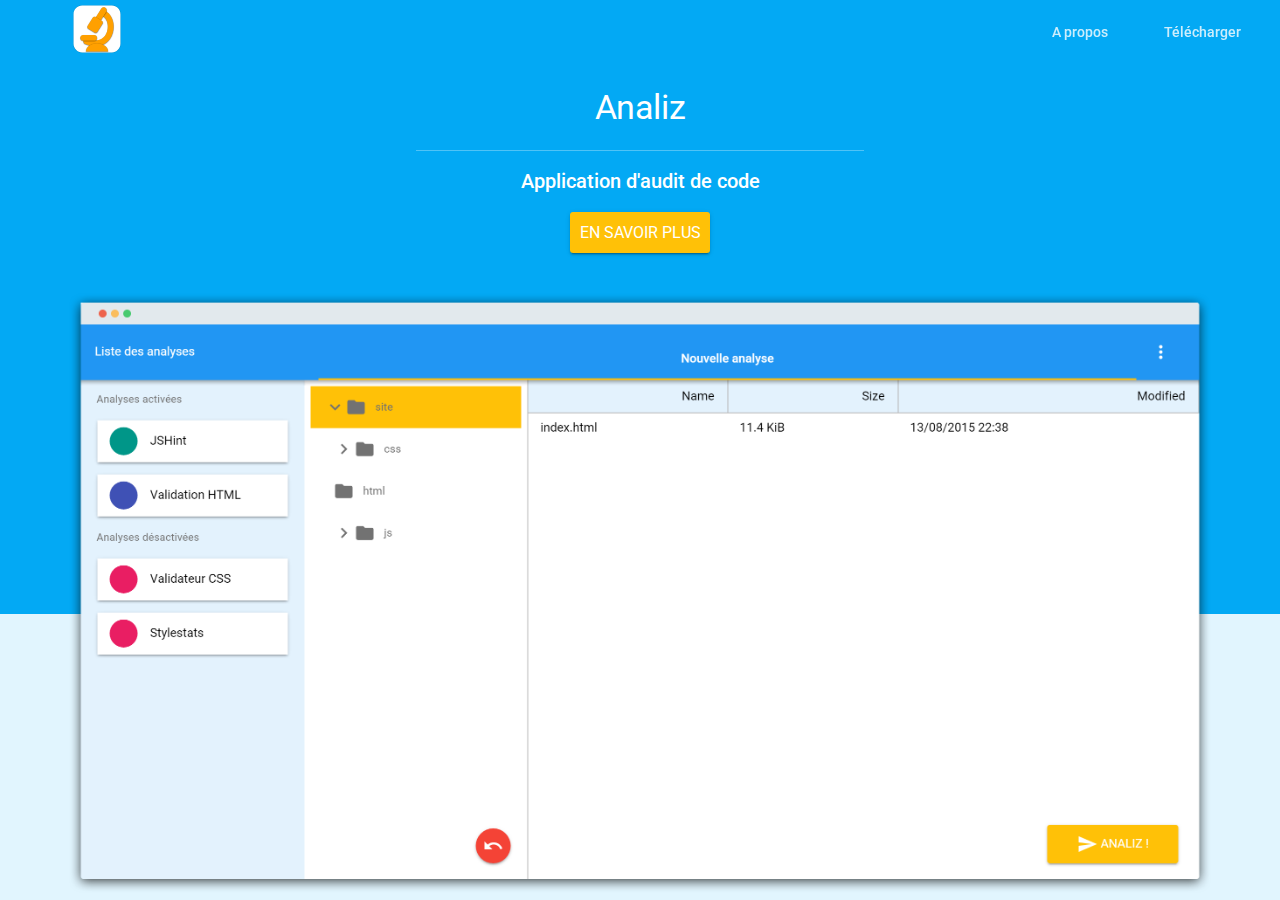
<file: index.html>
<!doctype html><html lang=""><head><meta charset="utf-8"><meta name="description" content=""><meta name="viewport" content="width=device-width, initial-scale=1"><meta name="generator" content="Analiz - App"><title>Analiz app</title><meta name="theme-color" content="#303F9F"><link rel="manifest" href="manifest.json"><meta name="msapplication-TileColor" content="#3372DF"><meta name="mobile-web-app-capable" content="yes"><meta name="application-name" content="PSK"><link rel="icon" sizes="192x192" href="images/touch/chrome-touch-icon-192x192.png"><meta name="apple-mobile-web-app-capable" content="yes"><meta name="apple-mobile-web-app-status-bar-style" content="black"><meta name="apple-mobile-web-app-title" content="Analiz - App"><link rel="apple-touch-icon" href="images/touch/apple-touch-icon.png"><meta name="msapplication-TileImage" content="images/touch/ms-touch-icon-144x144-precomposed.png"><link rel="stylesheet" href="styles/main.css"><script src="bower_components/webcomponentsjs/webcomponents-lite.min.js"></script><link rel="import" href="elements/elements.vulcanized.html"></head><body unresolved="" class="fullbleed layout vertical"><span id="browser-sync-binding"></span><template is="dom-bind" id="app"><paper-header-panel mode="waterfall" id="paper-header-panel"><paper-toolbar><div class="title"><iron-image src="images/logo.svg" fade="" sizing="cover" height="50" width="50"></iron-image></div><paper-tabs noink="" selected="[[selected]]"><paper-tab data-scroll="about" on-click="goTo" href="#about">A propos</paper-tab><paper-tab data-scroll="download" on-click="goTo">Télécharger</paper-tab></paper-toolbar><div id="paper-header-content" class="content"><section class="page-section header"><div class="title-container title-container--center title-container--white"><h1>Analiz</h1><div class="divider divider--white"></div><h2>Application d'audit de code</h2><paper-button raised="" data-scroll="about" on-click="goTo">En savoir plus</paper-button></div><iron-image src="images/header.png" preload="" sizing="contain" class="header__image"></iron-image></section><section class="page-section about" id="about"><div class="pure-g row row--first"><div class="pure-u-1 pure-u-sm-1-3"><paper-material class="about__column"><iron-icon icon="custom-icons:extension"></iron-icon><p>Extensible</p></paper-material></div><div class="pure-u-1 pure-u-sm-1-3"><paper-material class="about__column"><iron-icon icon="custom-icons:computer"></iron-icon><p>Mutliplateformes</p></paper-material></div><div class="pure-u-1 pure-u-sm-1-3"><paper-material class="about__column"><iron-icon icon="custom-icons:visibility"></iron-icon><p>Résultats clairs</p></paper-material></div></div></section><section class="page-section" id="download"><div class="pure-g row"><h1 class="pure-u-1"><iron-icon icon="custom-icons:file-download"></iron-icon>Télécharger Analiz</h1><div class="pure-u-1 pure-u-sm-1-3"><paper-material class="about__column"><iron-icon icon="os-icons:windows"></iron-icon><h2>Windows</h2><p><paper-button raised=""><a href="releases/Analiz-0.1.2-win32-x64.zip">Télécharger</a></paper-button></p></paper-material></div><div class="pure-u-1 pure-u-sm-1-3"><paper-material class="about__column"><iron-icon icon="os-icons:apple"></iron-icon><h2>Mac</h2><p><paper-button raised=""><a href="releases/Analiz-0.1.2-darwin-x64.zip">Télécharger</a></paper-button></p></paper-material></div><div class="pure-u-1 pure-u-sm-1-3"><paper-material class="about__column"><iron-icon icon="os-icons:debian"></iron-icon><h2>Linux</h2><p><paper-button raised=""><a href="releases/Analiz-0.1.2-linux-x64.zip">Télécharger</a></paper-button></p></paper-material></div></div></section></div></paper-header-panel></template><script src="scripts/app.js"></script></body></html>
</file>
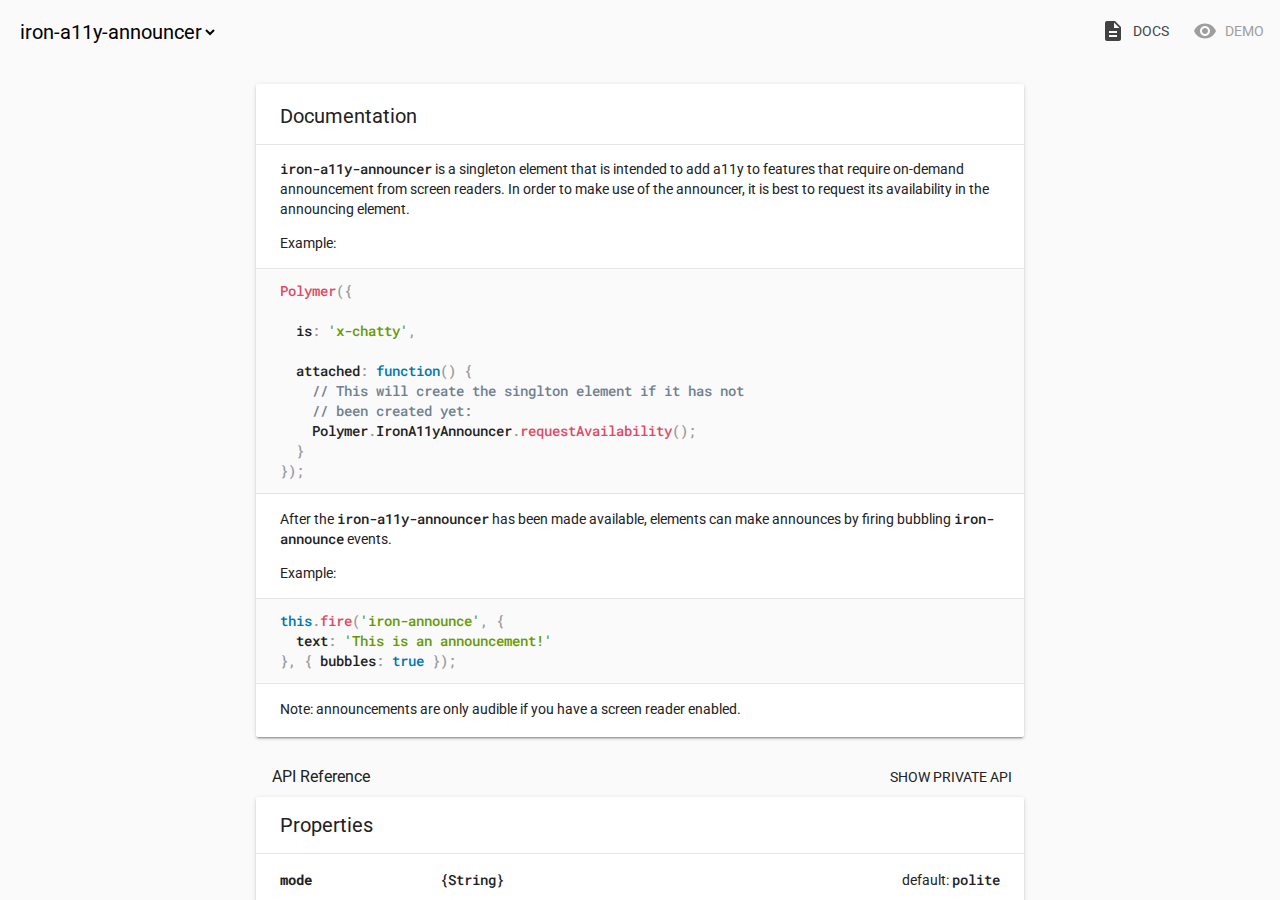
<file: bower_components/iron-a11y-announcer/index.html>
<!doctype html>
<!--
@license
Copyright (c) 2015 The Polymer Project Authors. All rights reserved.
This code may only be used under the BSD style license found at http://polymer.github.io/LICENSE.txt
The complete set of authors may be found at http://polymer.github.io/AUTHORS.txt
The complete set of contributors may be found at http://polymer.github.io/CONTRIBUTORS.txt
Code distributed by Google as part of the polymer project is also
subject to an additional IP rights grant found at http://polymer.github.io/PATENTS.txt
-->

<html>
<head>

  <title>iron-a11y-announcer</title>
  <meta charset="utf-8">
  <meta name="viewport" content="width=device-width, initial-scale=1.0">

  <script src="../webcomponentsjs/webcomponents-lite.js"></script>
  <link rel="import" href="../iron-component-page/iron-component-page.html">

</head>
<body>

  <iron-component-page></iron-component-page>

</body>
</html>
</file>
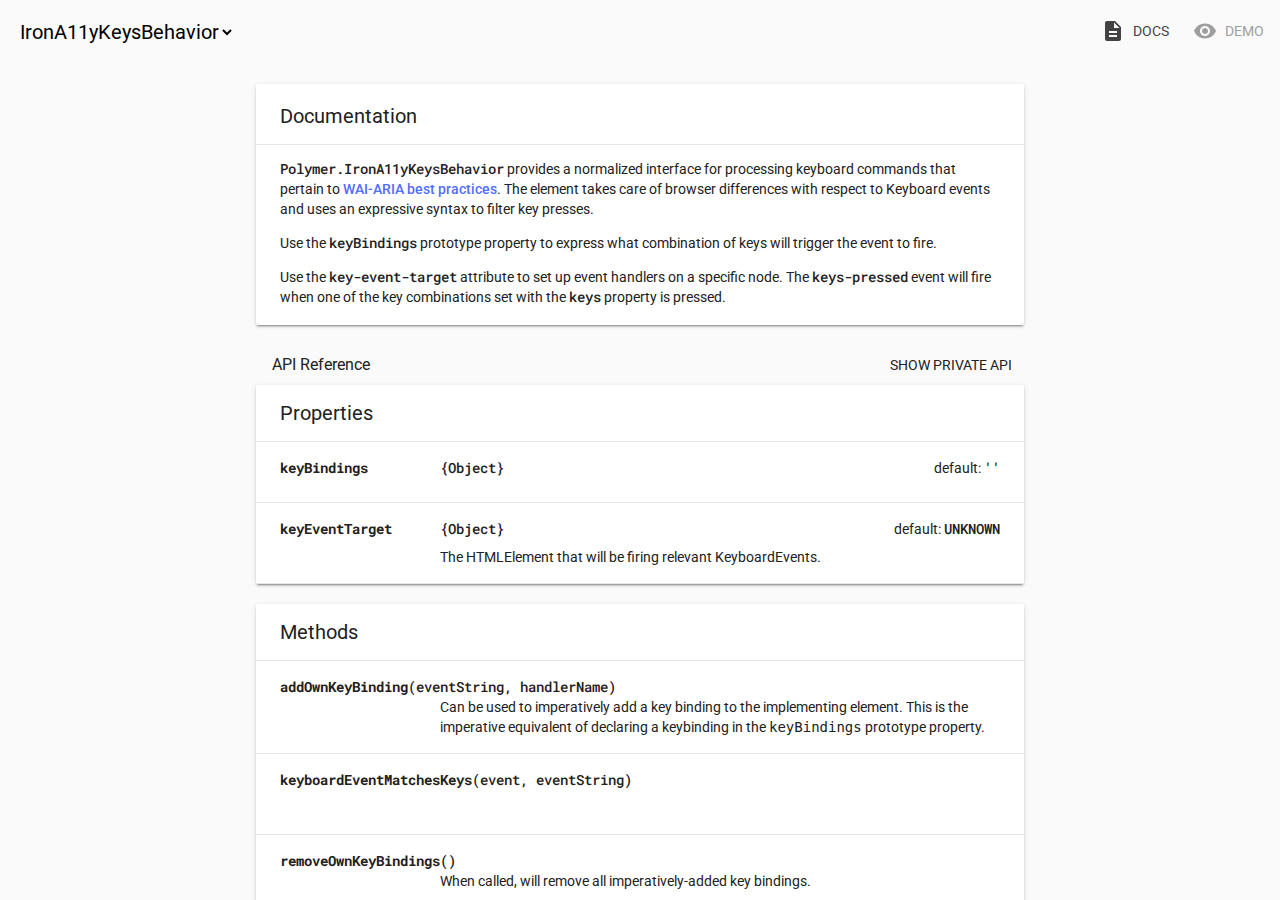
<file: bower_components/iron-a11y-keys-behavior/index.html>
<!doctype html>
<!--
@license
Copyright (c) 2015 The Polymer Project Authors. All rights reserved.
This code may only be used under the BSD style license found at http://polymer.github.io/LICENSE
The complete set of authors may be found at http://polymer.github.io/AUTHORS
The complete set of contributors may be found at http://polymer.github.io/CONTRIBUTORS
Code distributed by Google as part of the polymer project is also
subject to an additional IP rights grant found at http://polymer.github.io/PATENTS
-->
<html>
<head>

  <title>iron-a11y-keys-behavior</title>
  <script src="../webcomponentsjs/webcomponents-lite.js"></script>
  <link rel="import" href="../iron-component-page/iron-component-page.html">

</head>
<body>

  <iron-component-page></iron-component-page>

</body>
</html>
</file>
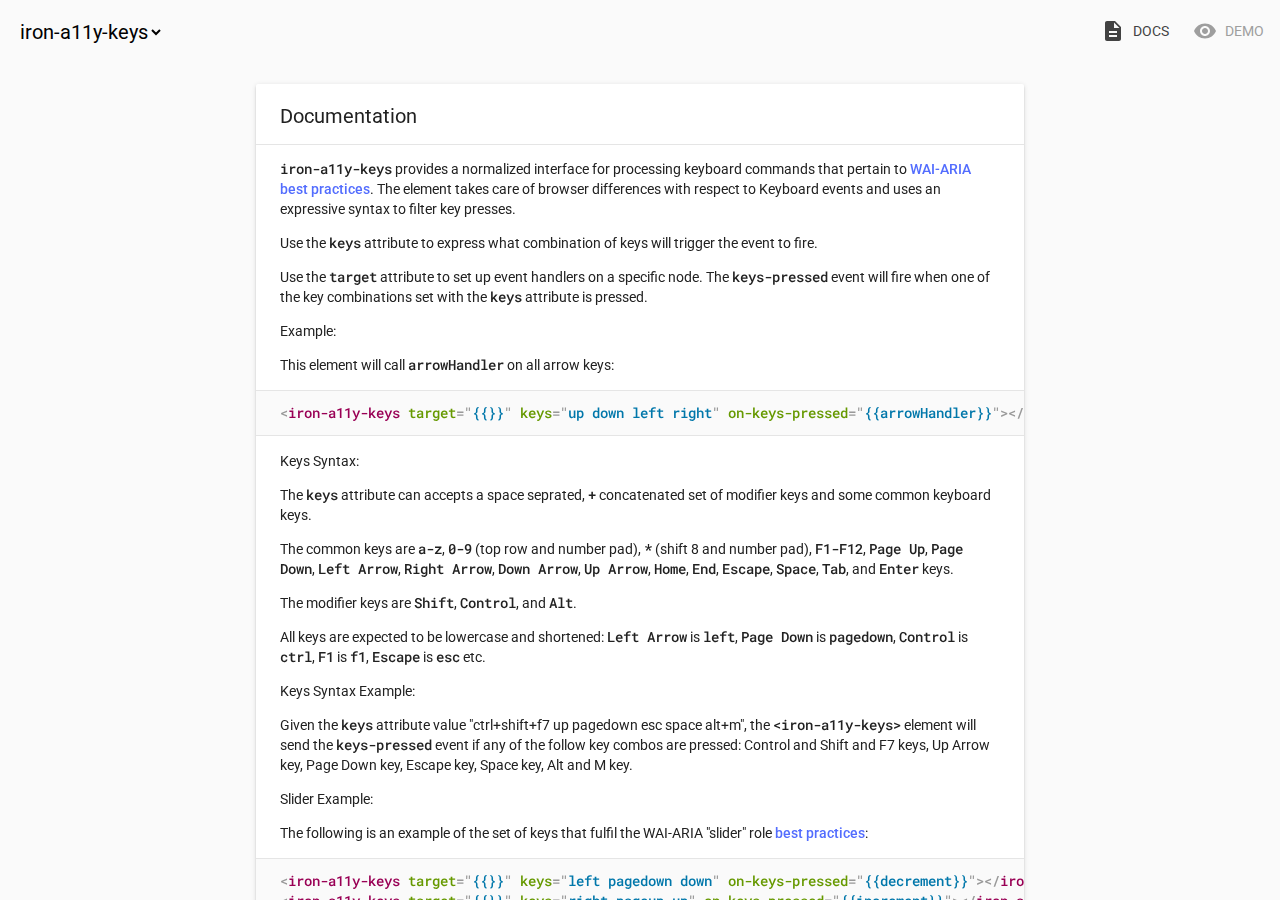
<file: bower_components/iron-a11y-keys/index.html>
<!doctype html>
<!--
@license
Copyright (c) 2015 The Polymer Project Authors. All rights reserved.
This code may only be used under the BSD style license found at http://polymer.github.io/LICENSE
The complete set of authors may be found at http://polymer.github.io/AUTHORS
The complete set of contributors may be found at http://polymer.github.io/CONTRIBUTORS
Code distributed by Google as part of the polymer project is also
subject to an additional IP rights grant found at http://polymer.github.io/PATENTS
-->
<html>
<head>

  <title>iron-a11y-keys</title>
  <script src="../webcomponentsjs/webcomponents-lite.js"></script>
  <link rel="import" href="../iron-component-page/iron-component-page.html">

</head>
<body>

  <iron-component-page></iron-component-page>

</body>
</html>
</file>
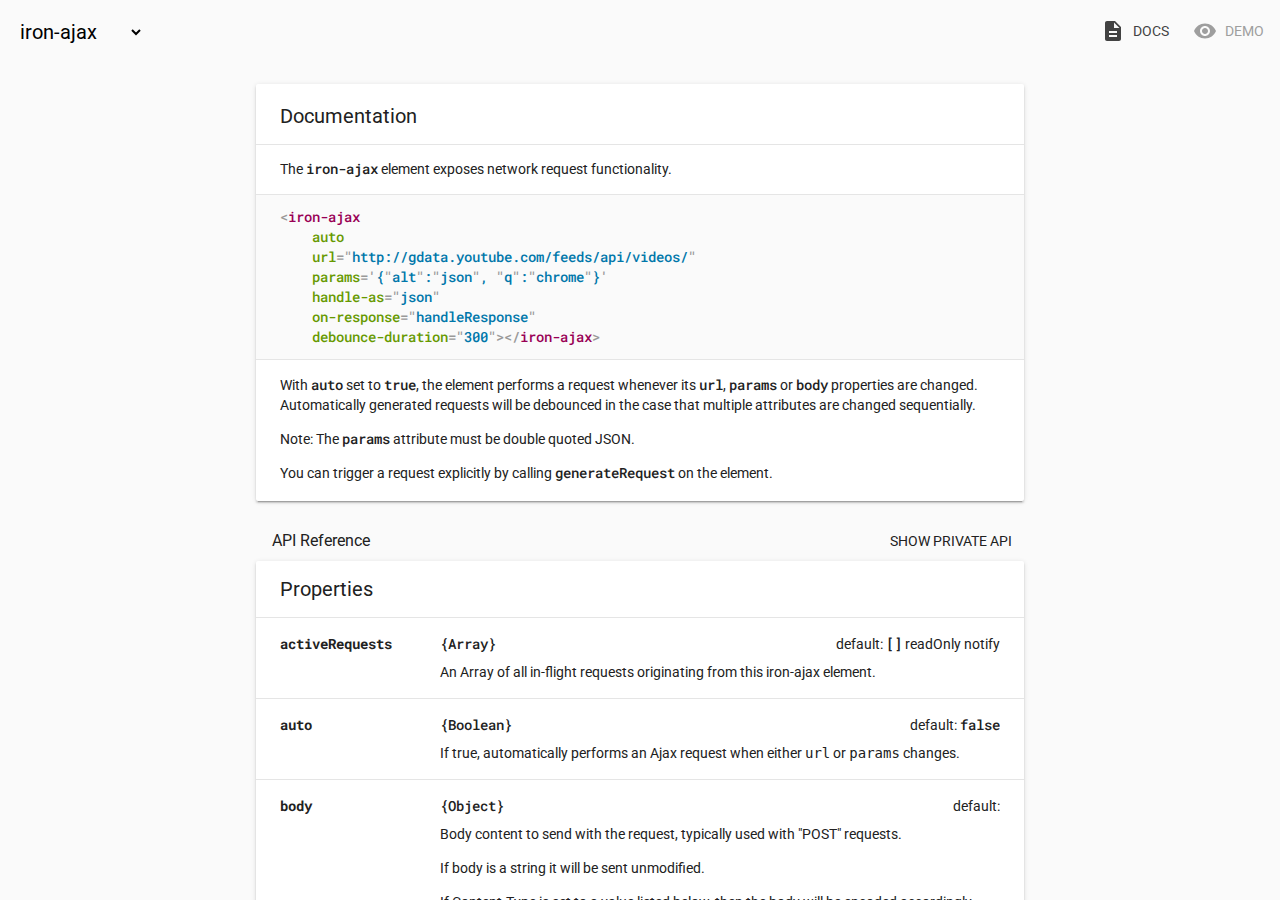
<file: bower_components/iron-ajax/index.html>
<!doctype html>
<!--
Copyright (c) 2015 The Polymer Project Authors. All rights reserved.
This code may only be used under the BSD style license found at http://polymer.github.io/LICENSE
The complete set of authors may be found at http://polymer.github.io/AUTHORS
The complete set of contributors may be found at http://polymer.github.io/CONTRIBUTORS
Code distributed by Google as part of the polymer project is also
subject to an additional IP rights grant found at http://polymer.github.io/PATENTS
-->
<html>
<head>

  <title>iron-ajax</title>
  <meta charset="utf-8">
  <meta name="viewport" content="width=device-width, initial-scale=1.0">

  <script src="../webcomponentsjs/webcomponents-lite.js"></script>
  <link rel="import" href="../iron-component-page/iron-component-page.html">

</head>
<body>

  <iron-component-page></iron-component-page>

</body>
</html>
</file>
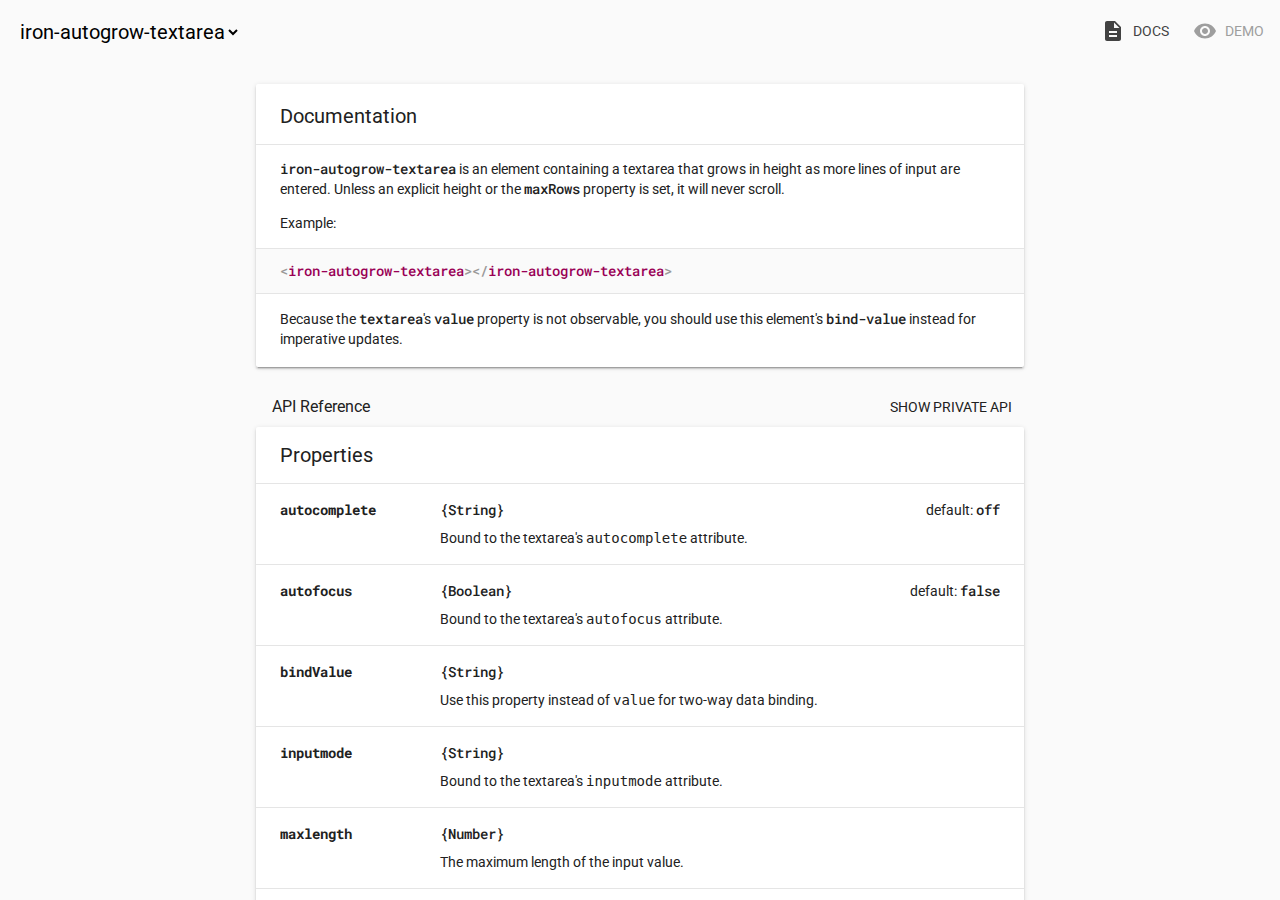
<file: bower_components/iron-autogrow-textarea/index.html>
<!doctype html>
<!--
@license
Copyright (c) 2015 The Polymer Project Authors. All rights reserved.
This code may only be used under the BSD style license found at http://polymer.github.io/LICENSE.txt
The complete set of authors may be found at http://polymer.github.io/AUTHORS.txt
The complete set of contributors may be found at http://polymer.github.io/CONTRIBUTORS.txt
Code distributed by Google as part of the polymer project is also
subject to an additional IP rights grant found at http://polymer.github.io/PATENTS.txt
-->
<html>
  <head>

    <meta charset="utf-8">
    <meta name="viewport" content="width=device-width, minimum-scale=1.0, initial-scale=1.0, user-scalable=yes">

    <title>iron-autogrow-textarea</title>

    <script src="../webcomponentsjs/webcomponents-lite.js"></script>

    <link rel="import" href="../polymer/polymer.html">
    <link rel="import" href="../iron-component-page/iron-component-page.html">

  </head>
  <body>

    <iron-component-page></iron-component-page>

  </body>
</html>
</file>
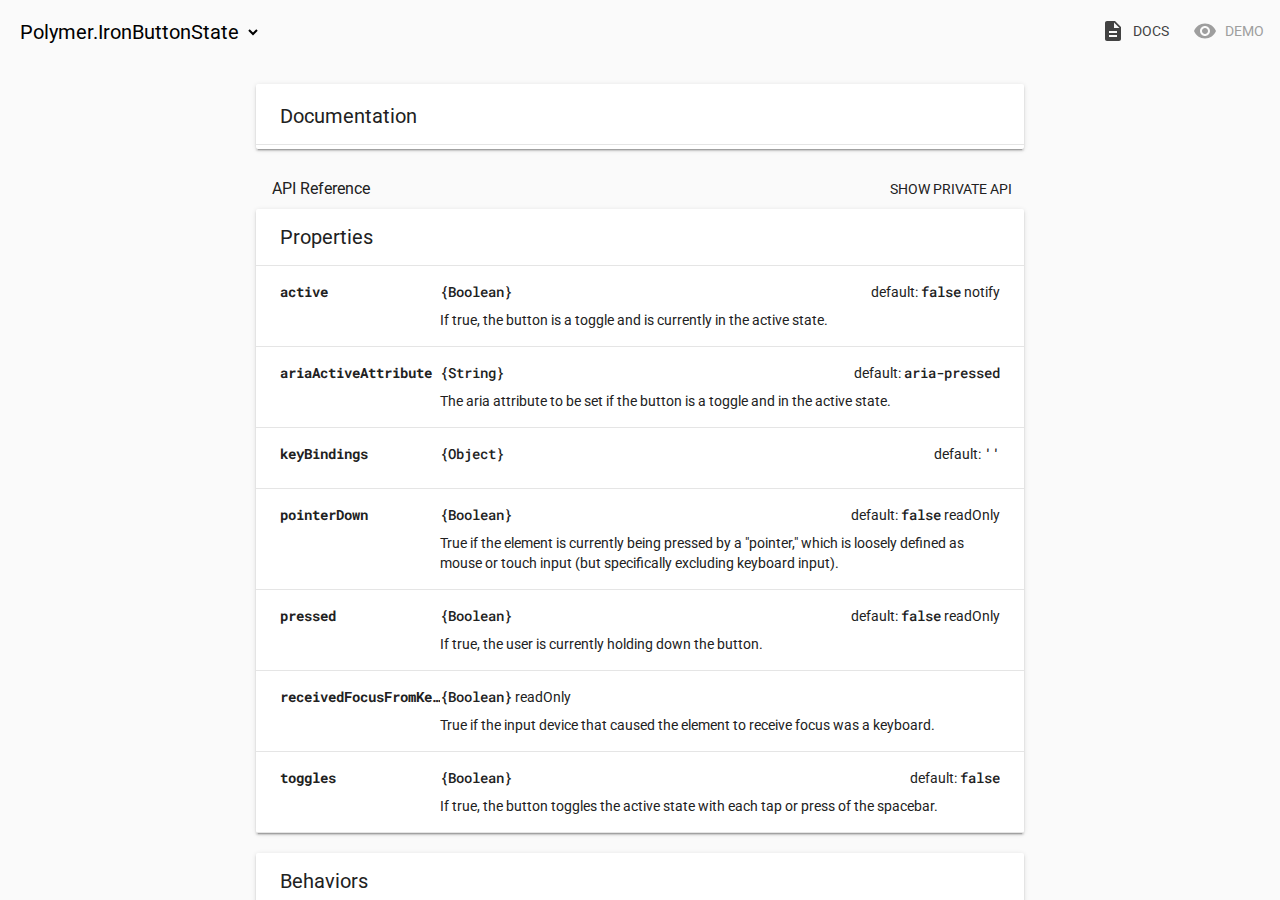
<file: bower_components/iron-behaviors/index.html>
<!doctype html>
<!--
@license
Copyright (c) 2015 The Polymer Project Authors. All rights reserved.
This code may only be used under the BSD style license found at http://polymer.github.io/LICENSE.txt
The complete set of authors may be found at http://polymer.github.io/AUTHORS.txt
The complete set of contributors may be found at http://polymer.github.io/CONTRIBUTORS.txt
Code distributed by Google as part of the polymer project is also
subject to an additional IP rights grant found at http://polymer.github.io/PATENTS.txt
-->
<html>
<head>

  <title>Iron Behaviors</title>
  <meta charset="utf-8">
  <meta name="viewport" content="width=device-width, initial-scale=1.0">

  <script src="../webcomponentsjs/webcomponents-lite.js"></script>
  <link rel="import" href="../iron-component-page/iron-component-page.html">

</head>
<body>

  <iron-component-page src="iron-button-state.html"></iron-component-page>

</body>
</html>
</file>
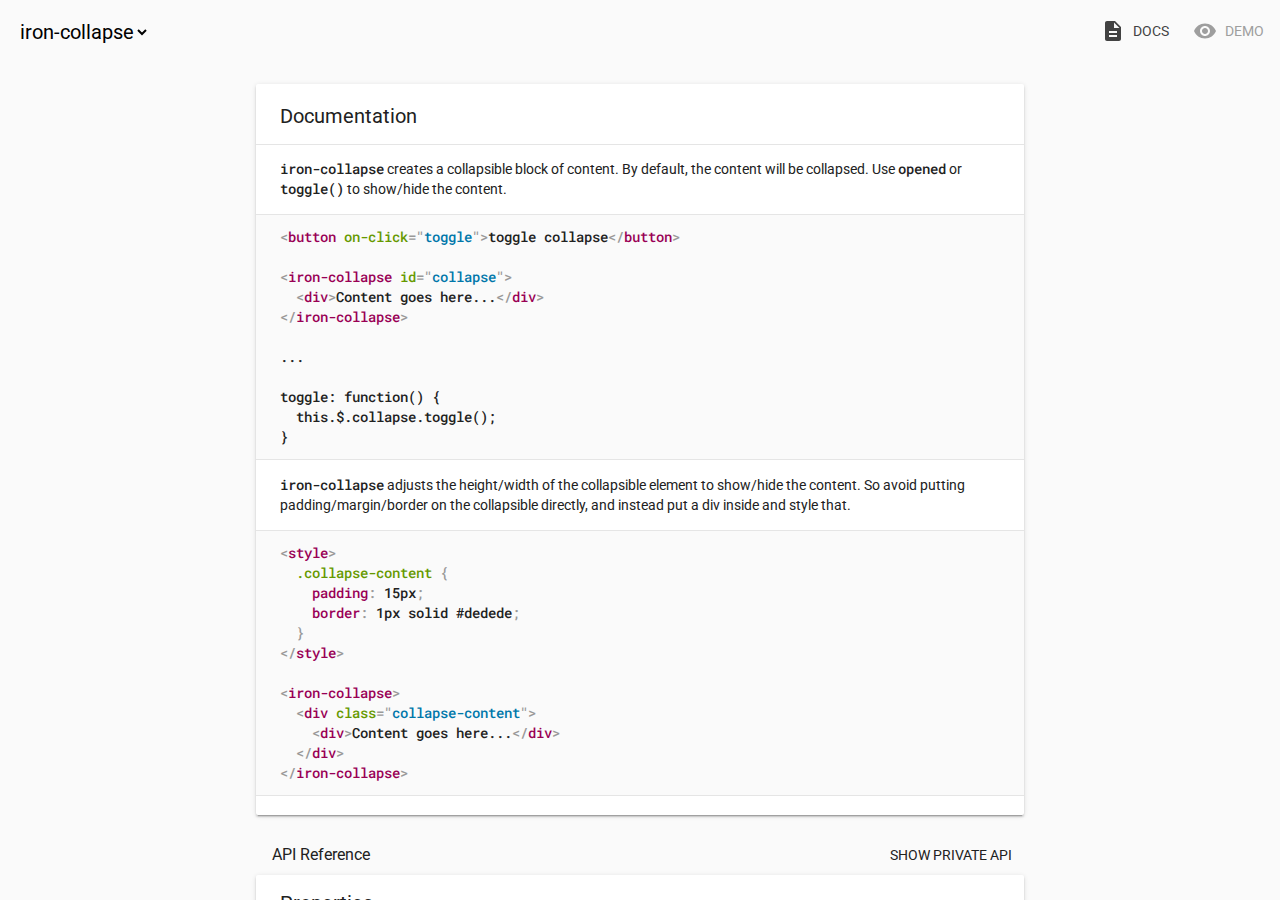
<file: bower_components/iron-collapse/index.html>
<!doctype html>
<!--
@license
Copyright (c) 2015 The Polymer Project Authors. All rights reserved.
This code may only be used under the BSD style license found at http://polymer.github.io/LICENSE.txt
The complete set of authors may be found at http://polymer.github.io/AUTHORS.txt
The complete set of contributors may be found at http://polymer.github.io/CONTRIBUTORS.txt
Code distributed by Google as part of the polymer project is also
subject to an additional IP rights grant found at http://polymer.github.io/PATENTS.txt
-->

<html>
  <head>

    <meta charset="utf-8">
    <meta name="viewport" content="width=device-width, minimum-scale=1.0, initial-scale=1.0, user-scalable=yes">

    <title>iron-collapse</title>

    <script src="../webcomponentsjs/webcomponents-lite.js"></script>

    <link rel="import" href="../polymer/polymer.html">
    <link rel="import" href="../iron-component-page/iron-component-page.html">

  </head>
  <body>

    <iron-component-page></iron-component-page>

  </body>
</html>
</file>
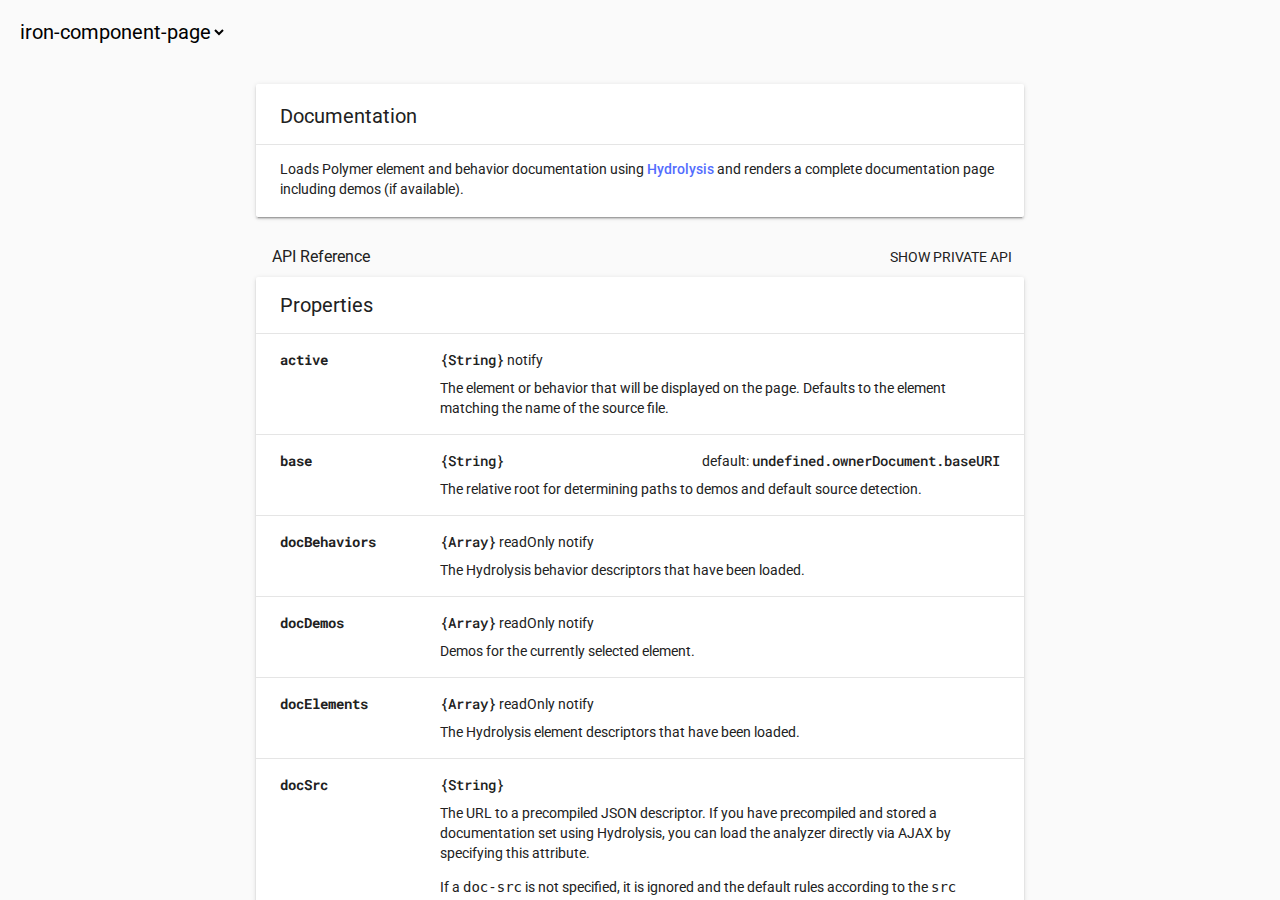
<file: bower_components/iron-component-page/index.html>
<!doctype html>
<!--
@license
Copyright (c) 2015 The Polymer Project Authors. All rights reserved.
This code may only be used under the BSD style license found at http://polymer.github.io/LICENSE
The complete set of authors may be found at http://polymer.github.io/AUTHORS
The complete set of contributors may be found at http://polymer.github.io/CONTRIBUTORS
Code distributed by Google as part of the polymer project is also
subject to an additional IP rights grant found at http://polymer.github.io/PATENTS
-->
<html>
<head>

  <meta charset="utf-8">
  <meta name="viewport" content="width=device-width, initial-scale=1.0">

  <script src="../webcomponentsjs/webcomponents-lite.js"></script>
  <link rel="import" href="../iron-component-page/iron-component-page.html">
</head>
<body>

  <iron-component-page></iron-component-page>

</body>
</html>
</file>
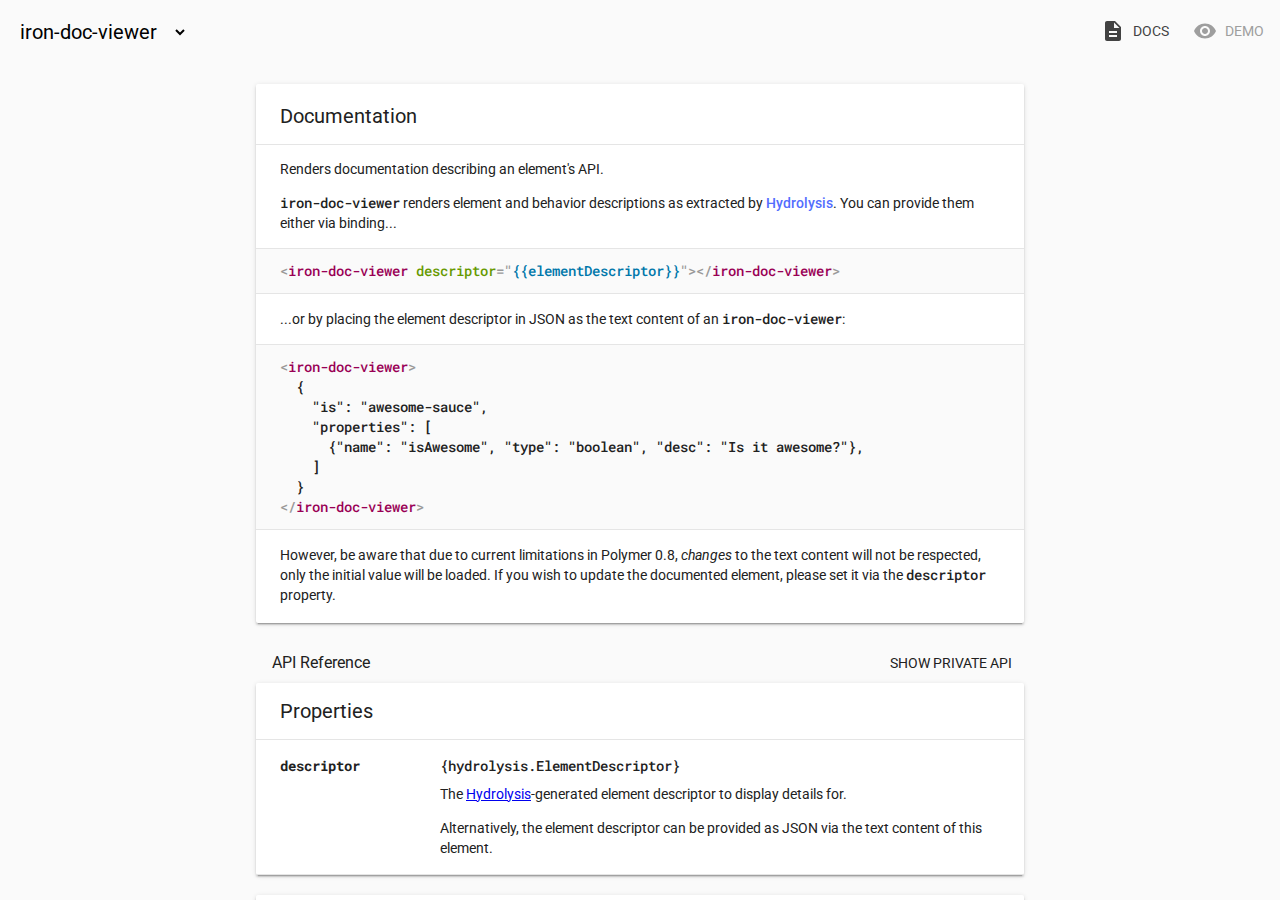
<file: bower_components/iron-doc-viewer/index.html>
<!doctype html>
<!--
Copyright (c) 2014 The Polymer Project Authors. All rights reserved.
This code may only be used under the BSD style license found at http://polymer.github.io/LICENSE
The complete set of authors may be found at http://polymer.github.io/AUTHORS
The complete set of contributors may be found at http://polymer.github.io/CONTRIBUTORS
Code distributed by Google as part of the polymer project is also
subject to an additional IP rights grant found at http://polymer.github.io/PATENTS
-->
<html>
<head>

  <meta charset="utf-8">
  <meta name="viewport" content="width=device-width, initial-scale=1.0">

  <script src="../webcomponentsjs/webcomponents-lite.js"></script>
  <link rel="import" href="../iron-component-page/iron-component-page.html">

</head>
<body>

  <iron-component-page></iron-component-page>

</body>
</html>
</file>
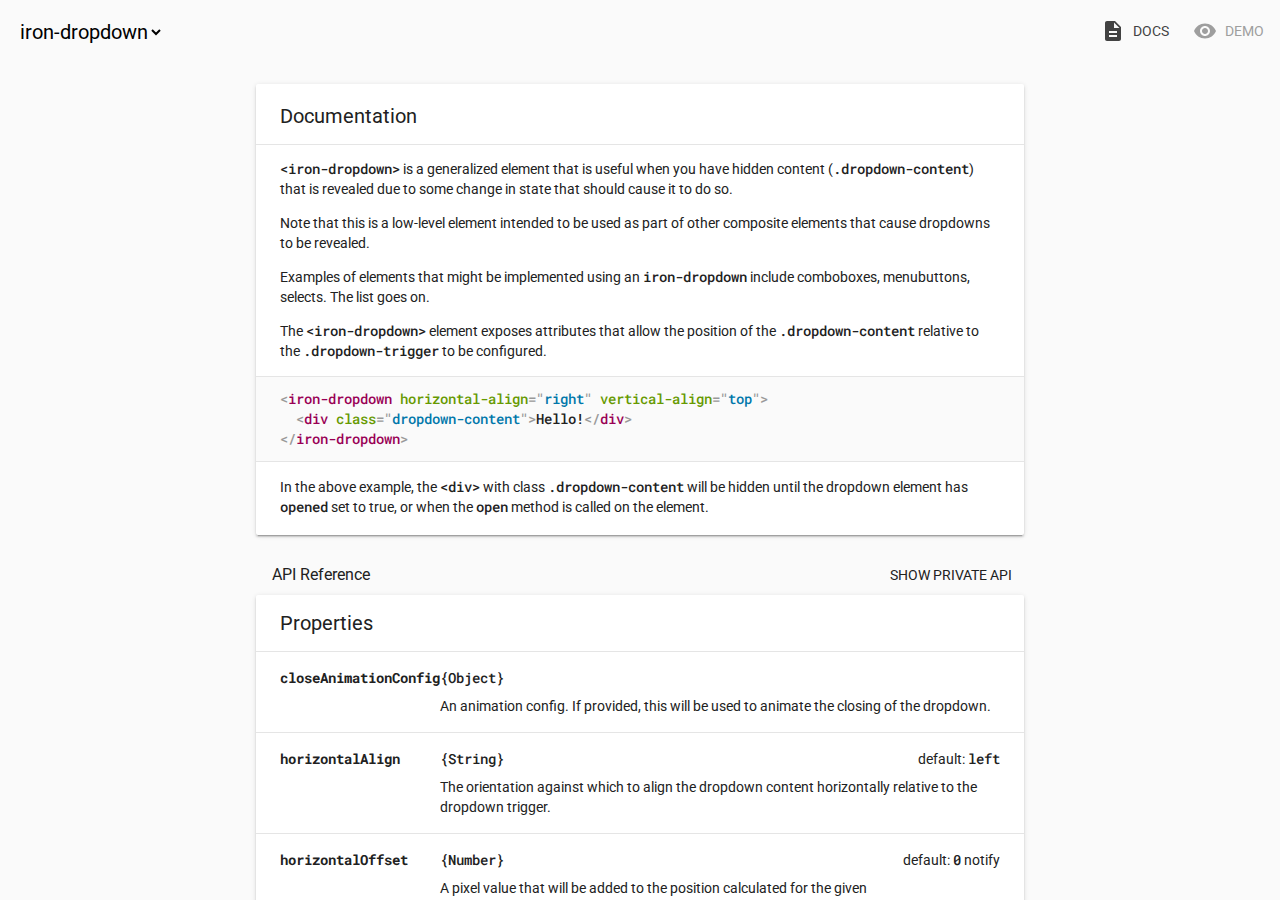
<file: bower_components/iron-dropdown/index.html>
<!doctype html>
<!--
@license
Copyright (c) 2015 The Polymer Project Authors. All rights reserved.
This code may only be used under the BSD style license found at http://polymer.github.io/LICENSE
The complete set of authors may be found at http://polymer.github.io/AUTHORS
The complete set of contributors may be found at http://polymer.github.io/CONTRIBUTORS
Code distributed by Google as part of the polymer project is also
subject to an additional IP rights grant found at http://polymer.github.io/PATENTS
-->
<html>
<head>

  <title>iron-dropdown</title>
  <script src="../webcomponentsjs/webcomponents-lite.js"></script>
  <link rel="import" href="../iron-component-page/iron-component-page.html">

</head>
<body>

  <iron-component-page></iron-component-page>

</body>
</html>
</file>
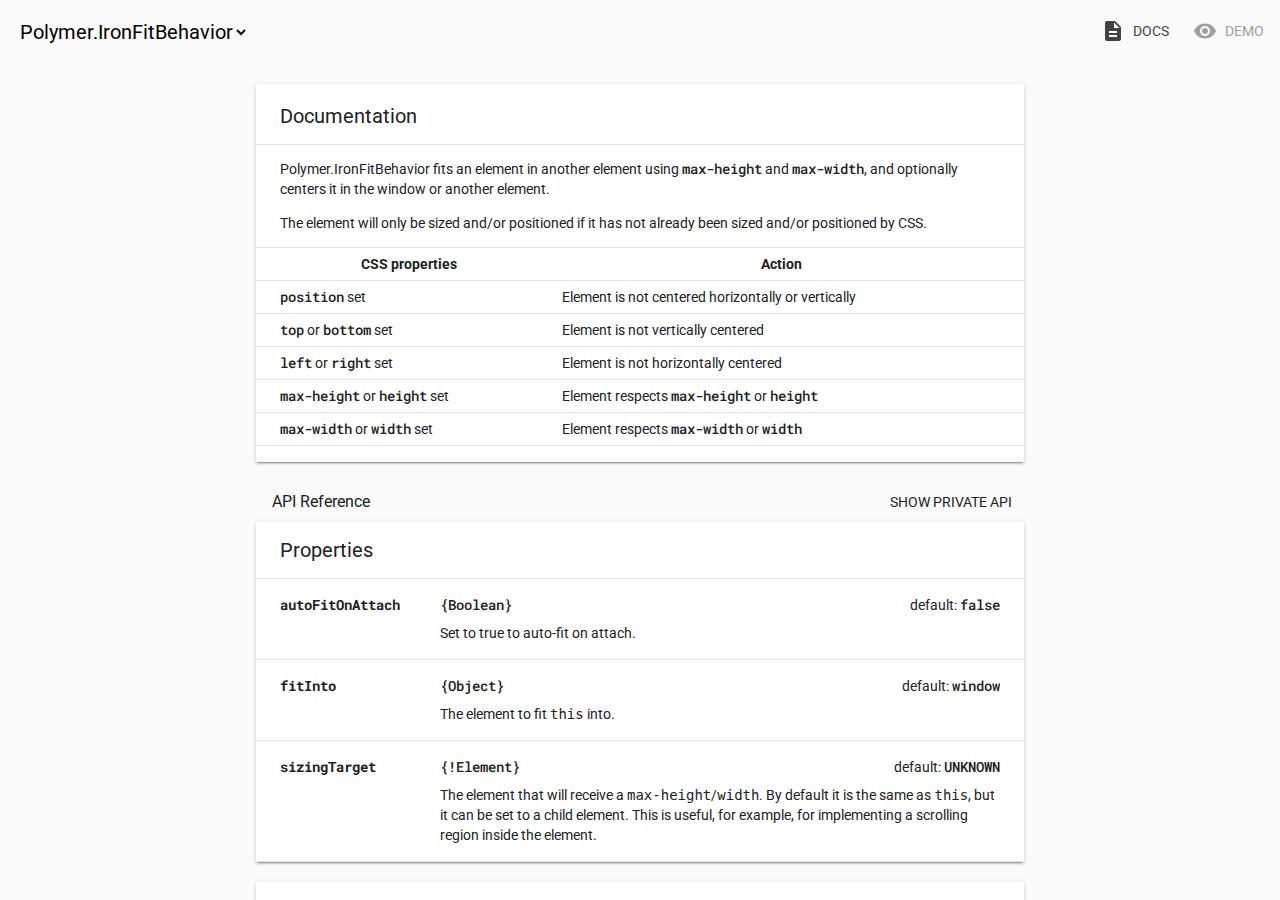
<file: bower_components/iron-fit-behavior/index.html>
<!doctype html>
<!--
@license
Copyright (c) 2015 The Polymer Project Authors. All rights reserved.
This code may only be used under the BSD style license found at http://polymer.github.io/LICENSE.txt
The complete set of authors may be found at http://polymer.github.io/AUTHORS.txt
The complete set of contributors may be found at http://polymer.github.io/CONTRIBUTORS.txt
Code distributed by Google as part of the polymer project is also
subject to an additional IP rights grant found at http://polymer.github.io/PATENTS.txt
-->
<html>
<head>

  <meta charset="utf-8">
  <meta name="viewport" content="width=device-width, minimum-scale=1.0, initial-scale=1.0, user-scalable=yes">

  <title>iron-fit-behavior</title>

  <script src="../webcomponentsjs/webcomponents-lite.js"></script>

  <link rel="import" href="../polymer/polymer.html">
  <link rel="import" href="../iron-component-page/iron-component-page.html">

</head>
<body>

  <iron-component-page></iron-component-page>

</body>
</html>
</file>
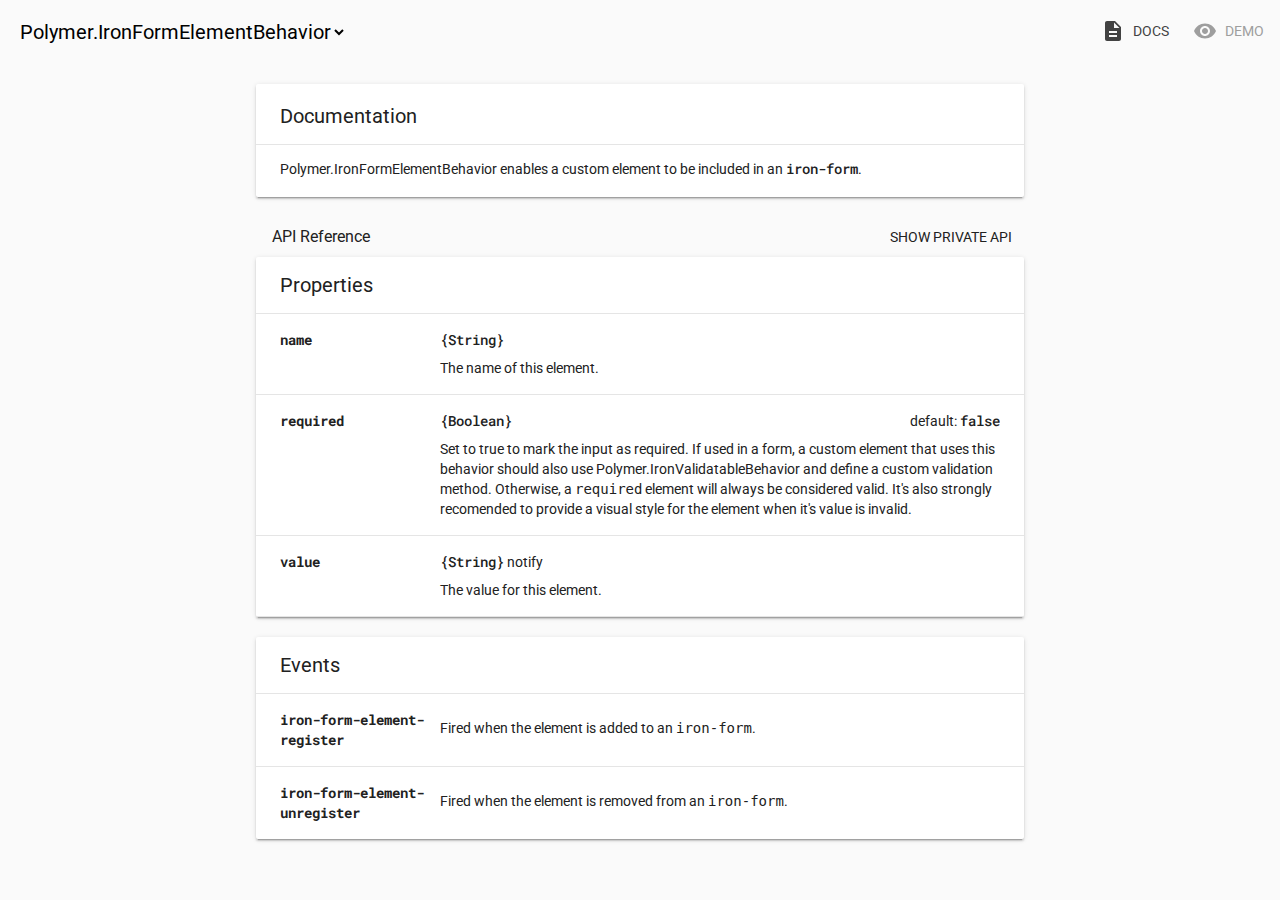
<file: bower_components/iron-form-element-behavior/index.html>
<!doctype html>
<!--
@license
Copyright (c) 2015 The Polymer Project Authors. All rights reserved.
This code may only be used under the BSD style license found at http://polymer.github.io/LICENSE.txt
The complete set of authors may be found at http://polymer.github.io/AUTHORS.txt
The complete set of contributors may be found at http://polymer.github.io/CONTRIBUTORS.txt
Code distributed by Google as part of the polymer project is also
subject to an additional IP rights grant found at http://polymer.github.io/PATENTS.txt
-->
<html>
<head>

  <meta charset="utf-8">
  <meta name="viewport" content="width=device-width, minimum-scale=1.0, initial-scale=1.0, user-scalable=yes">

  <title>iron-form-element-behavior</title>

  <script src="../webcomponentsjs/webcomponents-lite.js"></script>

  <link rel="import" href="../polymer/polymer.html">
  <link rel="import" href="../iron-component-page/iron-component-page.html">

</head>
<body>

  <iron-component-page></iron-component-page>

</body>
</html>
</file>
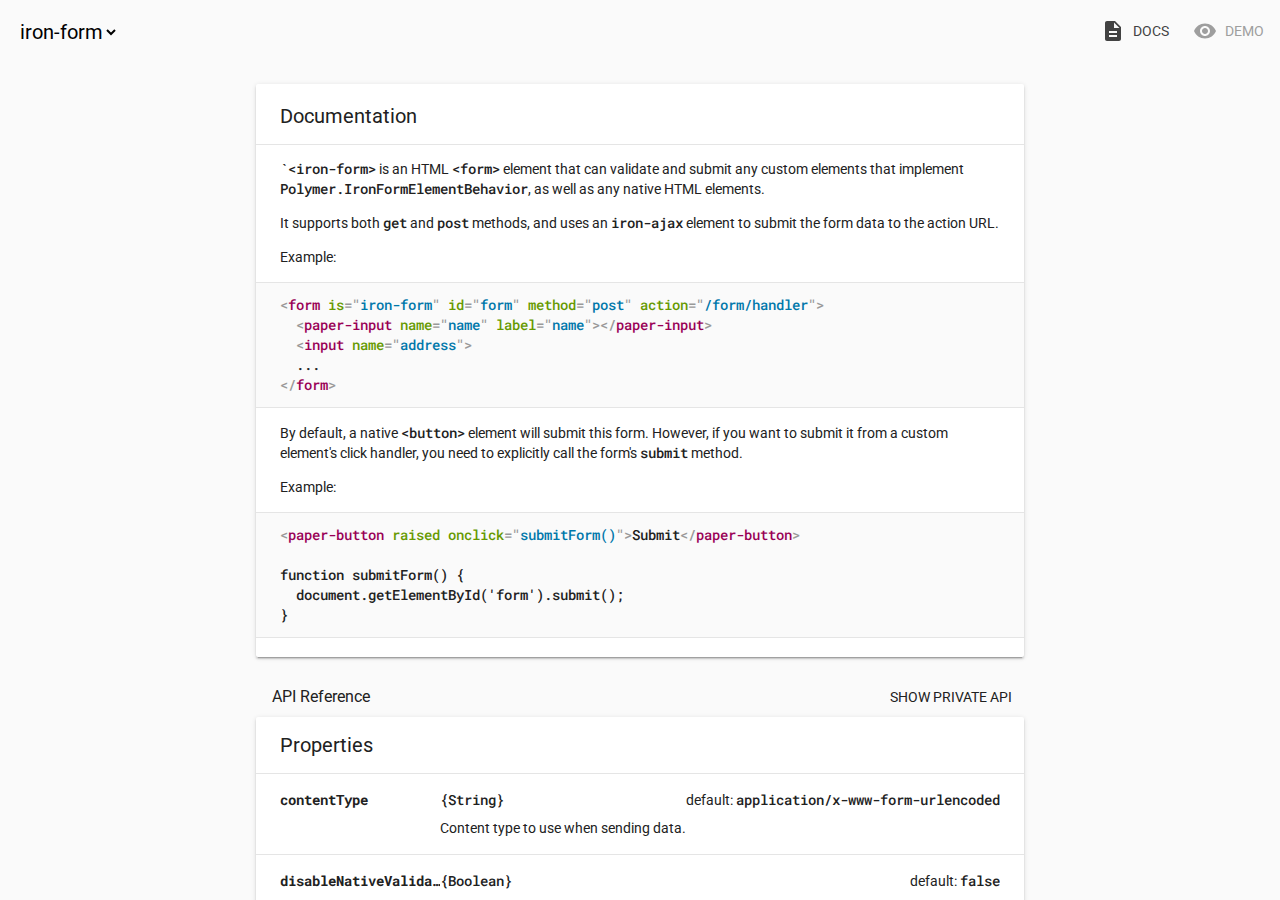
<file: bower_components/iron-form/index.html>
<!doctype html>
<!--
@license
Copyright (c) 2015 The Polymer Project Authors. All rights reserved.
This code may only be used under the BSD style license found at http://polymer.github.io/LICENSE.txt
The complete set of authors may be found at http://polymer.github.io/AUTHORS.txt
The complete set of contributors may be found at http://polymer.github.io/CONTRIBUTORS.txt
Code distributed by Google as part of the polymer project is also
subject to an additional IP rights grant found at http://polymer.github.io/PATENTS.txt
-->
<html>
<head>

  <meta charset="utf-8">
  <meta name="viewport" content="width=device-width, minimum-scale=1.0, initial-scale=1.0, user-scalable=yes">

  <title>iron-form</title>

  <script src="../webcomponentsjs/webcomponents-lite.js"></script>

  <link rel="import" href="../polymer/polymer.html">
  <link rel="import" href="../iron-component-page/iron-component-page.html">

</head>
<body>

  <iron-component-page></iron-component-page>

</body>
</html>
</file>
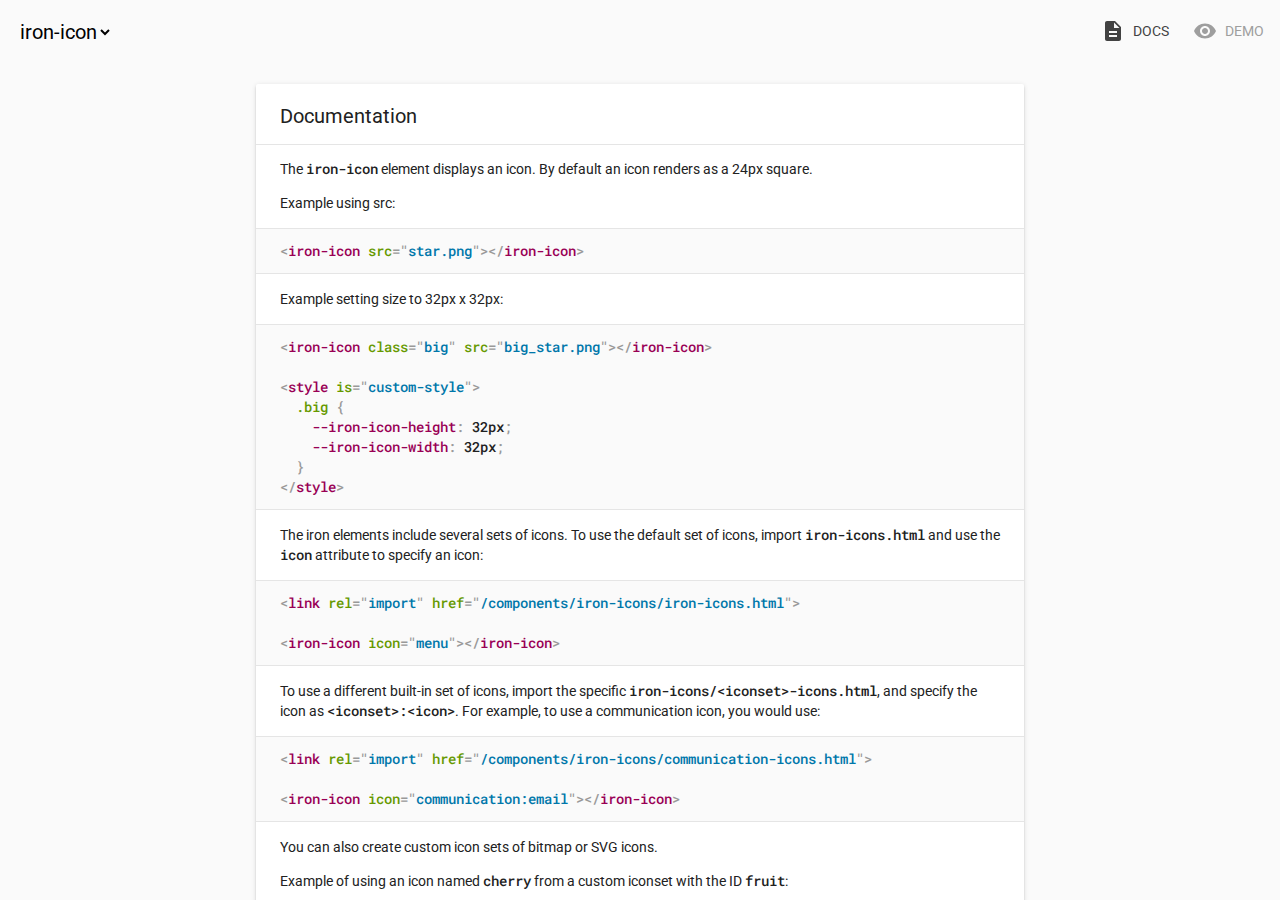
<file: bower_components/iron-icon/index.html>
<!doctype html>
<!--
@license
Copyright (c) 2015 The Polymer Project Authors. All rights reserved.
This code may only be used under the BSD style license found at http://polymer.github.io/LICENSE
The complete set of authors may be found at http://polymer.github.io/AUTHORS
The complete set of contributors may be found at http://polymer.github.io/CONTRIBUTORS
Code distributed by Google as part of the polymer project is also
subject to an additional IP rights grant found at http://polymer.github.io/PATENTS
-->
<html>
<head>

  <meta charset="utf-8">
  <meta name="viewport" content="width=device-width, initial-scale=1.0">

  <script src="../webcomponentsjs/webcomponents-lite.js"></script>
  <link rel="import" href="../iron-component-page/iron-component-page.html">

</head>
<body>

  <iron-component-page></iron-component-page>

</body>
</html>
</file>
<file: styles/main.css>
body{background:#fafafa;font-family:Roboto,'Helvetica Neue',Helvetica,Arial,sans-serif;color:#333}
</file>
